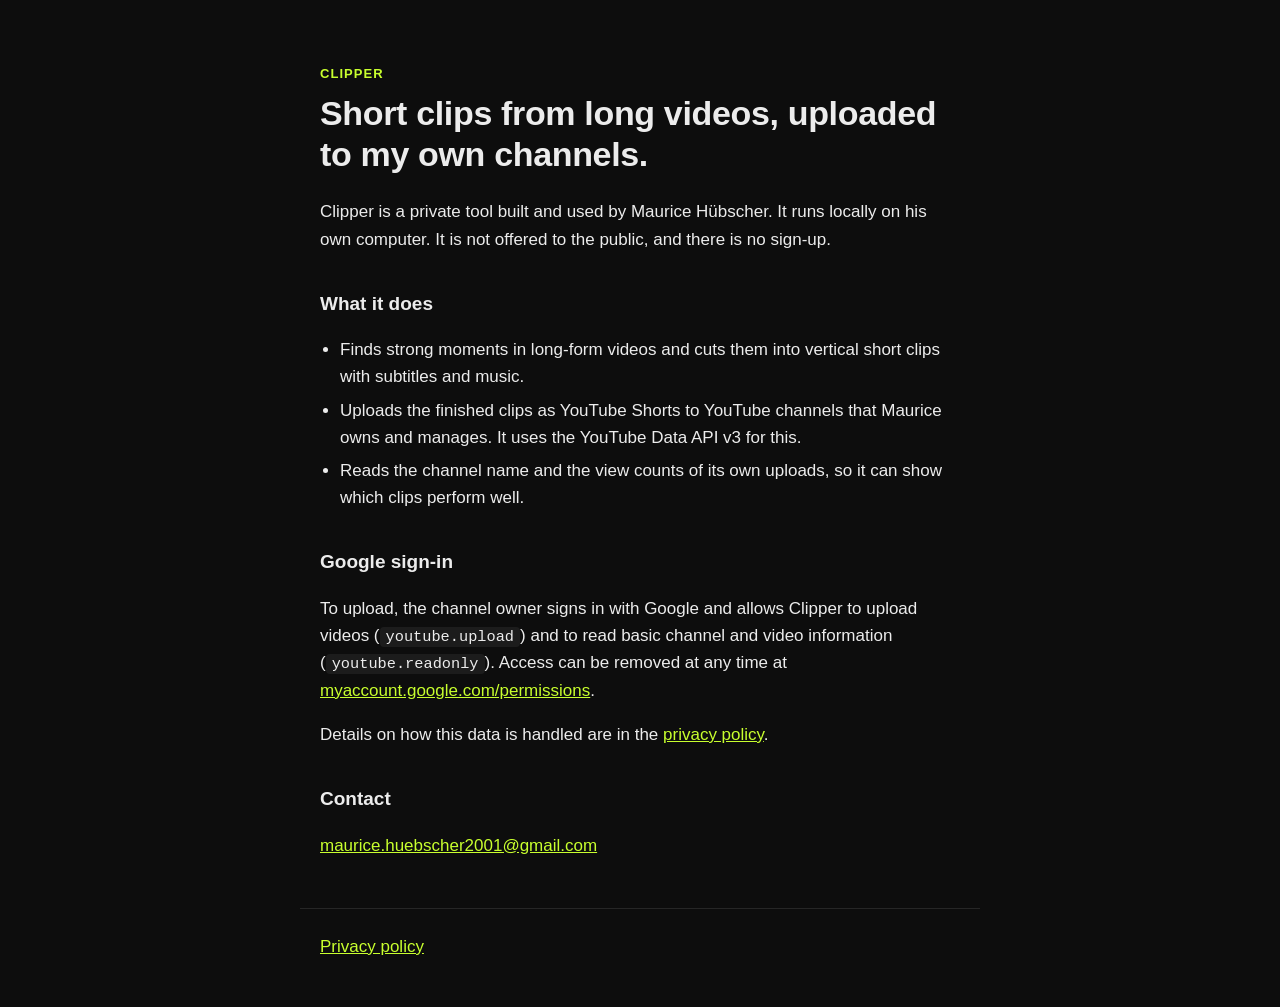
<file: index.html>
<!doctype html>
<html lang="en">
<head>
<meta charset="utf-8">
<meta name="viewport" content="width=device-width, initial-scale=1">
<title>Clipper</title>
<meta name="description" content="Clipper is a private tool that cuts short clips from long videos and uploads them to the owner's own YouTube channels.">
<link rel="stylesheet" href="style.css">
</head>
<body>
<main>
  <p class="eyebrow">Clipper</p>
  <h1>Short clips from long videos, uploaded to my own channels.</h1>
  <p>Clipper is a private tool built and used by Maurice Hübscher. It runs locally on his own computer. It is not offered to the public, and there is no sign-up.</p>

  <h2>What it does</h2>
  <ul>
    <li>Finds strong moments in long-form videos and cuts them into vertical short clips with subtitles and music.</li>
    <li>Uploads the finished clips as YouTube Shorts to YouTube channels that Maurice owns and manages. It uses the YouTube Data API v3 for this.</li>
    <li>Reads the channel name and the view counts of its own uploads, so it can show which clips perform well.</li>
  </ul>

  <h2>Google sign-in</h2>
  <p>To upload, the channel owner signs in with Google and allows Clipper to upload videos (<code>youtube.upload</code>) and to read basic channel and video information (<code>youtube.readonly</code>). Access can be removed at any time at <a href="https://myaccount.google.com/permissions">myaccount.google.com/permissions</a>.</p>
  <p>Details on how this data is handled are in the <a href="privacy.html">privacy policy</a>.</p>

  <h2>Contact</h2>
  <p><a href="mailto:maurice.huebscher2001@gmail.com">maurice.huebscher2001@gmail.com</a></p>
</main>
<footer><a href="privacy.html">Privacy policy</a></footer>
</body>
</html>
</file>
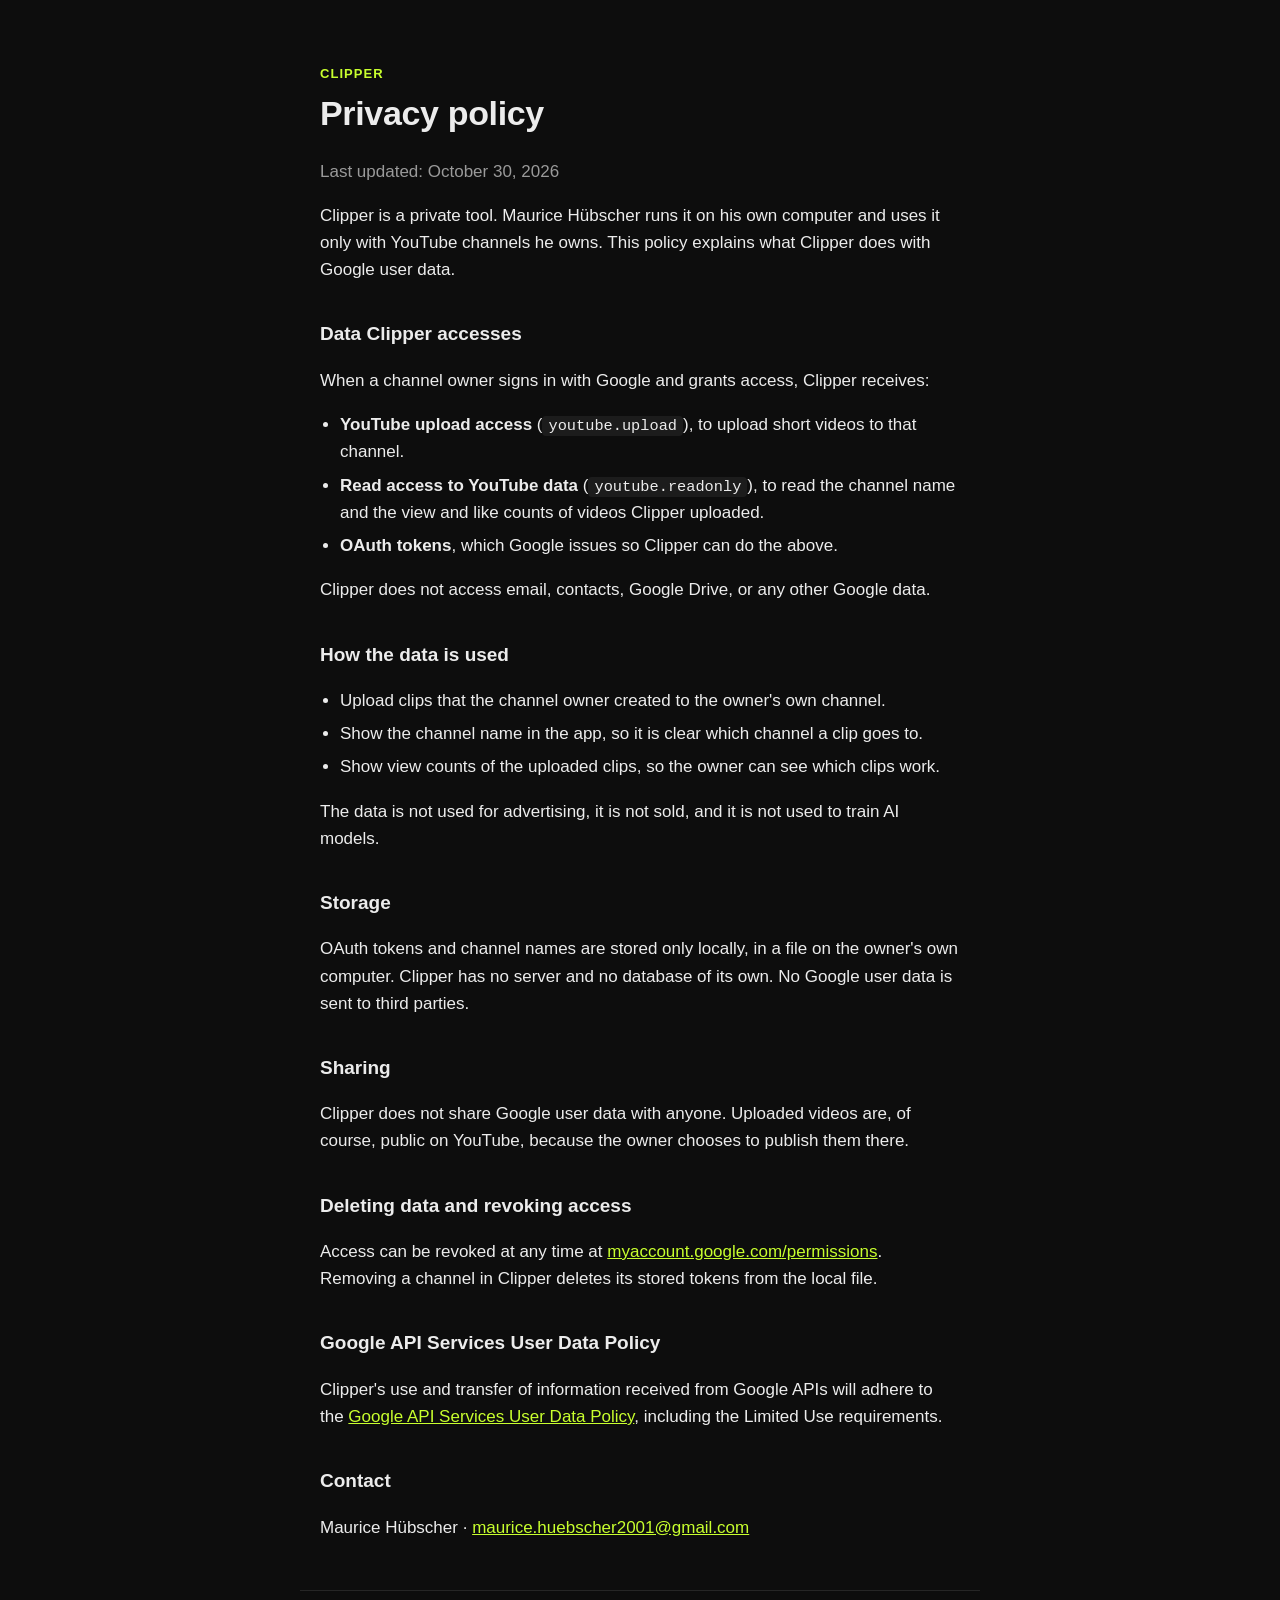
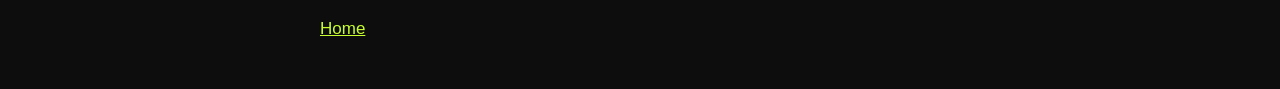
<file: privacy.html>
<!doctype html>
<html lang="en">
<head>
<meta charset="utf-8">
<meta name="viewport" content="width=device-width, initial-scale=1">
<title>Clipper – Privacy Policy</title>
<link rel="stylesheet" href="style.css">
</head>
<body>
<main>
  <p class="eyebrow"><a href="./">Clipper</a></p>
  <h1>Privacy policy</h1>
  <p class="muted">Last updated: October 30, 2026</p>

  <p>Clipper is a private tool. Maurice Hübscher runs it on his own computer and uses it only with YouTube channels he owns. This policy explains what Clipper does with Google user data.</p>

  <h2>Data Clipper accesses</h2>
  <p>When a channel owner signs in with Google and grants access, Clipper receives:</p>
  <ul>
    <li><strong>YouTube upload access</strong> (<code>youtube.upload</code>), to upload short videos to that channel.</li>
    <li><strong>Read access to YouTube data</strong> (<code>youtube.readonly</code>), to read the channel name and the view and like counts of videos Clipper uploaded.</li>
    <li><strong>OAuth tokens</strong>, which Google issues so Clipper can do the above.</li>
  </ul>
  <p>Clipper does not access email, contacts, Google Drive, or any other Google data.</p>

  <h2>How the data is used</h2>
  <ul>
    <li>Upload clips that the channel owner created to the owner's own channel.</li>
    <li>Show the channel name in the app, so it is clear which channel a clip goes to.</li>
    <li>Show view counts of the uploaded clips, so the owner can see which clips work.</li>
  </ul>
  <p>The data is not used for advertising, it is not sold, and it is not used to train AI models.</p>

  <h2>Storage</h2>
  <p>OAuth tokens and channel names are stored only locally, in a file on the owner's own computer. Clipper has no server and no database of its own. No Google user data is sent to third parties.</p>

  <h2>Sharing</h2>
  <p>Clipper does not share Google user data with anyone. Uploaded videos are, of course, public on YouTube, because the owner chooses to publish them there.</p>

  <h2>Deleting data and revoking access</h2>
  <p>Access can be revoked at any time at <a href="https://myaccount.google.com/permissions">myaccount.google.com/permissions</a>. Removing a channel in Clipper deletes its stored tokens from the local file.</p>

  <h2>Google API Services User Data Policy</h2>
  <p>Clipper's use and transfer of information received from Google APIs will adhere to the <a href="https://developers.google.com/terms/api-services-user-data-policy">Google API Services User Data Policy</a>, including the Limited Use requirements.</p>

  <h2>Contact</h2>
  <p>Maurice Hübscher · <a href="mailto:maurice.huebscher2001@gmail.com">maurice.huebscher2001@gmail.com</a></p>
</main>
<footer><a href="./">Home</a></footer>
</body>
</html>
</file>
<file: style.css>
:root { --bg: #0d0d0d; --fg: #ececec; --muted: #9a9a9a; --accent: #c8ff2e; --line: #262626; }
* { box-sizing: border-box; }
body { margin: 0; background: var(--bg); color: var(--fg); font: 17px/1.6 -apple-system, BlinkMacSystemFont, "Segoe UI", Roboto, sans-serif; }
main { max-width: 680px; margin: 0 auto; padding: 64px 20px 32px; }
h1 { font-size: 34px; line-height: 1.2; margin: 8px 0 24px; letter-spacing: -0.01em; }
h2 { font-size: 19px; margin: 36px 0 8px; }
.eyebrow { color: var(--accent); font-weight: 700; letter-spacing: 0.08em; text-transform: uppercase; font-size: 13px; margin: 0; }
.eyebrow a { color: inherit; text-decoration: none; }
.muted { color: var(--muted); }
a { color: var(--accent); }
code { background: #1c1c1c; padding: 1px 6px; border-radius: 4px; font-size: 0.9em; }
ul { padding-left: 20px; }
li { margin: 6px 0; }
footer { max-width: 680px; margin: 0 auto; padding: 24px 20px 48px; border-top: 1px solid var(--line); color: var(--muted); }
</file>
